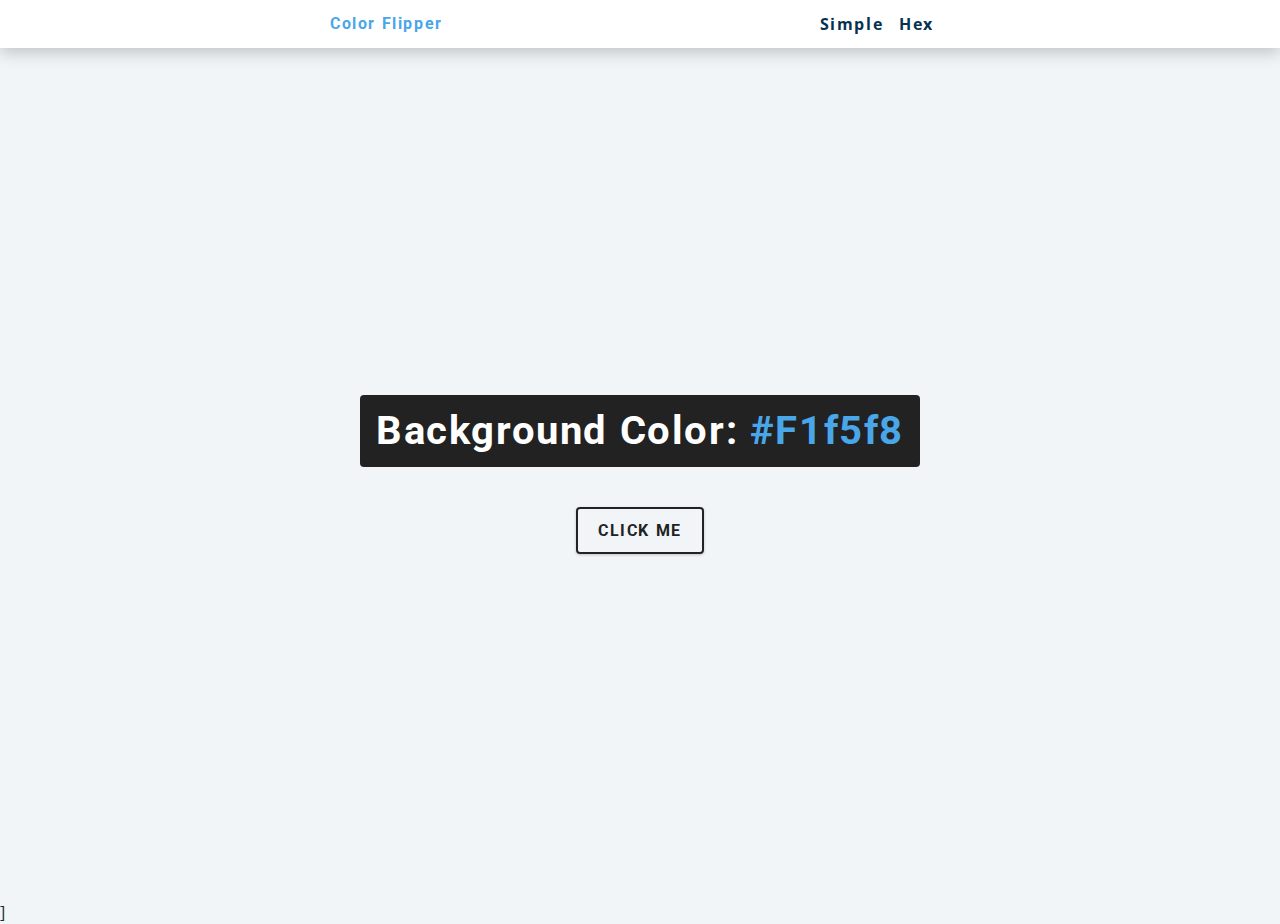
<file: color-flipper/index.html>
<!DOCTYPE html>
<html lang="en">
  <head>
    <meta charset="UTF-8" />
    <meta name="viewport" content="width=device-width, initial-scale=1.0" />
    <title>Color Flipper || Simple</title>

    <!-- styles -->
    <link rel="stylesheet" href="styles.css" />
  </head>
  <body>
    <nav>
      <div class="nav-center">
        <h4>Color Flipper</h4>
        <ul class="nav-links">
          <li>
            <a href="index.html">Simple</a>
          </li>
          <li>
            <a href="hex.html">Hex</a>
          </li>
        </ul>
      </div>
    </nav>
    <main>
      <div class="container">
        <h2>Background color: <span class="color">
           #f1f5f8</span></h2>
        <button class="btn btn-hero" id="btn">click me</button>
      </div>
    </main>
    <!-- javascript -->]
    <script src="app.js"></script>
  </body>
</html>
</file>
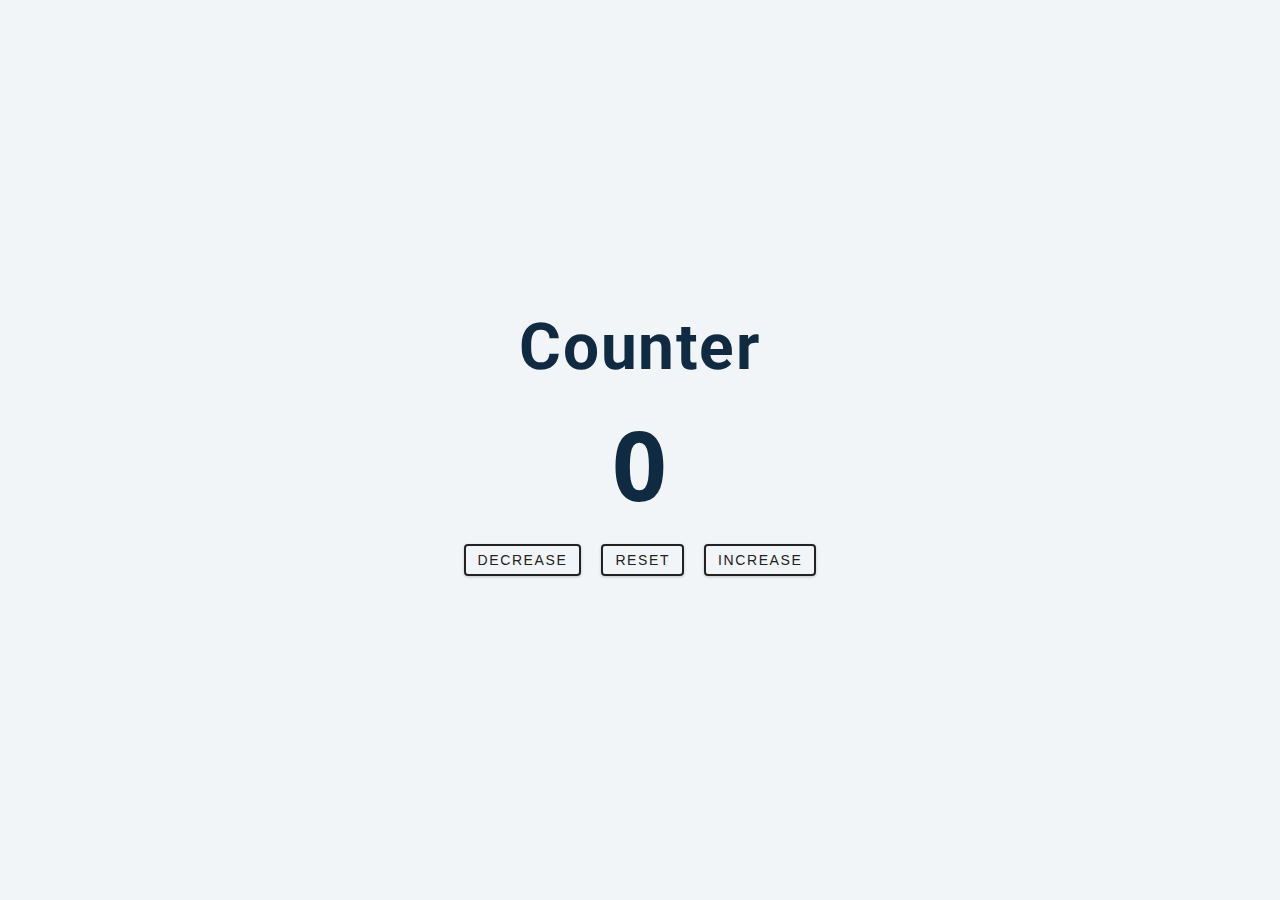
<file: counter/index.html>
<!DOCTYPE html>
<html lang="en">
  <head>
    <meta charset="UTF-8" />
    <meta name="viewport" content="width=device-width, initial-scale=1.0" />
    <title>Counter</title>

    <!-- styles -->
    <link rel="stylesheet" href="styles.css" />
  </head>
  <body>
    <main>
      <div class="container">
        <h1>counter</h1>
        <span id="value">0</span>
        <div class="button-container">
          <button class="btn decrease">Decrease</button>
          <button class="btn reset">Reset</button>
          <button class="btn increase">Increase</button>
        </div>
      </div>
    </main>
    <!-- javascript -->
    <script src="app.js"></script>
  </body>
</html>
</file>
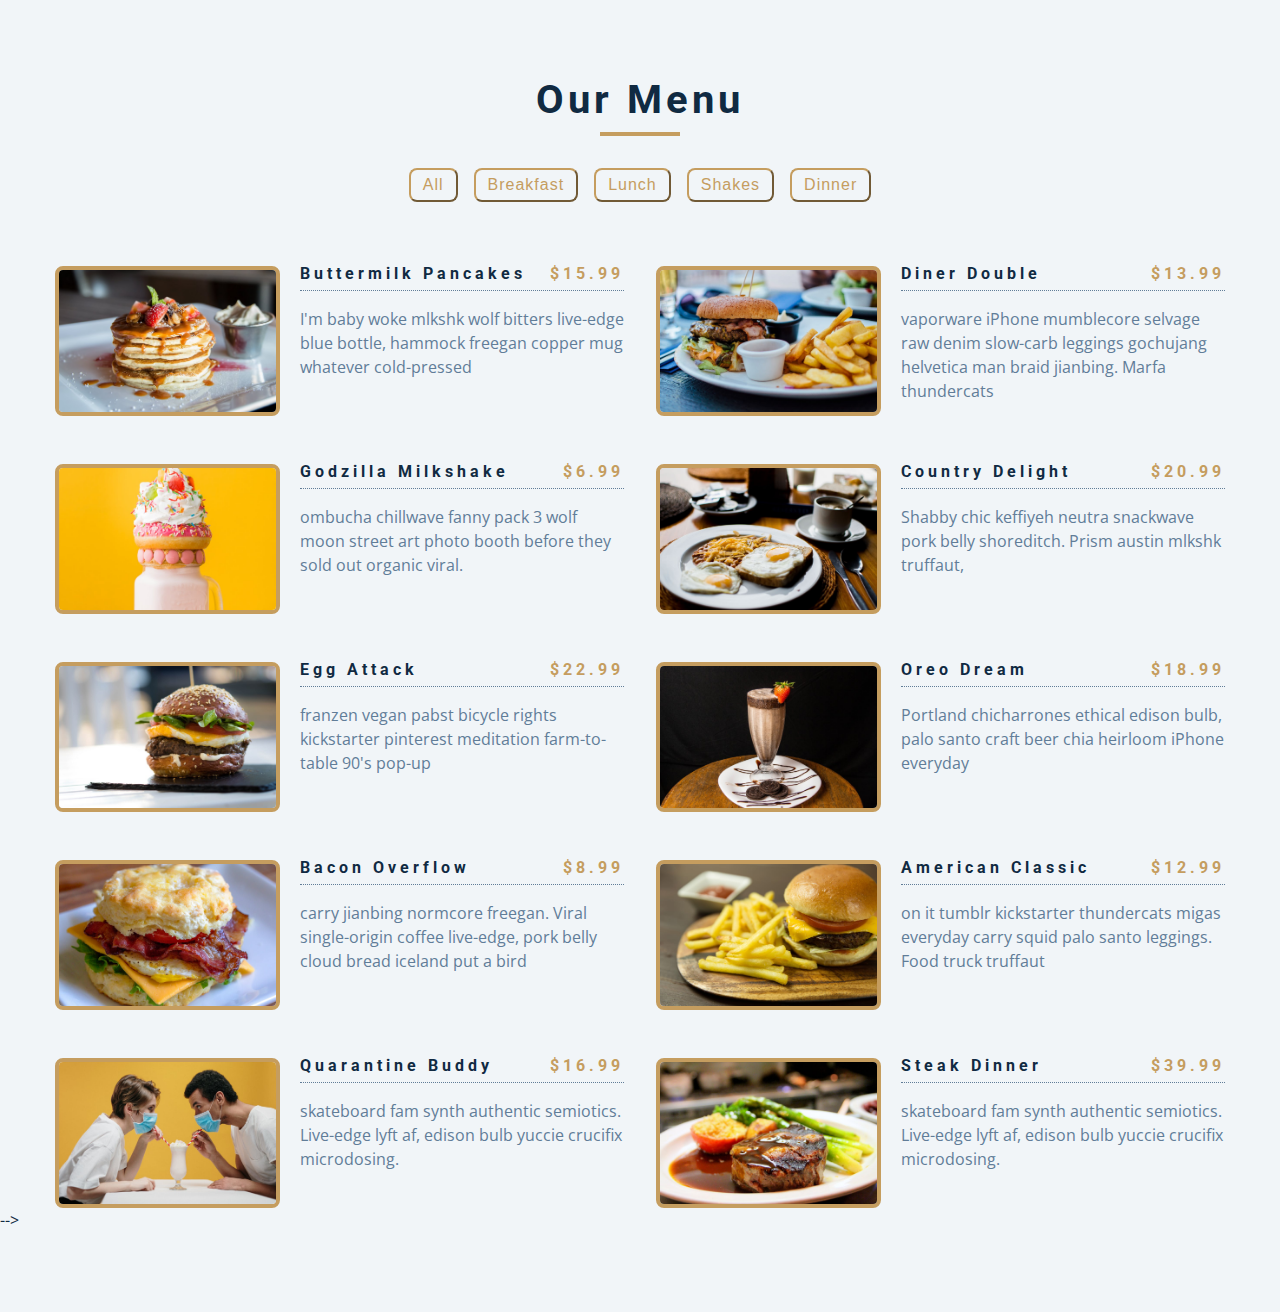
<file: menu project/index.html>
<!DOCTYPE html>
<html lang="en">
  <head>
    <meta charset="UTF-8" />
    <meta name="viewport" content="width=device-width, initial-scale=1.0" />
    <title>Menu</title>
    <!-- font-awesome -->
    <link
      rel="stylesheet"
      href="https://cdnjs.cloudflare.com/ajax/libs/font-awesome/5.14.0/css/all.min.css"
    />
    <!-- styles -->
    <link rel="stylesheet" href="styles.css" />
  </head>
  <body>
    <section class="menu">
      <!-- title -->
      <div class="title">
        <h2>our menu</h2>
        <div class="underline"></div>
      </div>
      <!-- filter buttons -->
      <div class="btn-container">
        <!-- <button type="button" class="filter-btn" data-id="all">all</button>
        <button type="button" class="filter-btn" data-id="breakfast">
          breakfast
        </button>
        <button type="button" class="filter-btn" data-id="lunch">lunch</button>
        <button type="button" class="filter-btn" data-id="shakes">
          shakes
        </button> -->
      </div>
      <!-- menu items -->
      <div class="section-center">
        <!-- single item -->
        <article class="menu-item">
          <img src="./menu-item.jpeg" alt="menu item" class="photo" />
          <div class="item-info">
            <header>
              <h4>buttermilk pancakes</h4>
              <h4 class="price">$15</h4>
            </header>
            <p class="item-text">
              Lorem ipsum dolor sit amet consectetur adipisicing elit.
              Repudiandae, sint quam. Et reprehenderit fugiat nesciunt inventore
              laboriosam excepturi! Quo, officia.
            </p>
          </div>
        </article>
        <!-- end of single item -->
        <!-- single item -->
        <article class="menu-item">
          <img src="./menu-item.jpeg" alt="menu item" class="photo" />
          <div class="item-info">
            <header>
              <h4>buttermilk pancakes</h4>
              <h4 class="price">$15</h4>
            </header>
            <p class="item-text">
              Lorem ipsum dolor sit amet consectetur adipisicing elit.
              Repudiandae, sint quam. Et reprehenderit fugiat nesciunt inventore
              laboriosam excepturi! Quo, officia.
            </p>
          </div>
        </article>
        <!-- end of single item -->
        <!-- single item -->
        <article class="menu-item">
          <img src="./menu-item.jpeg" alt="menu item" class="photo" />
          <div class="item-info">
            <header>
              <h4>buttermilk pancakes</h4>
              <h4 class="price">$15</h4>
            </header>
            <p class="item-text">
              Lorem ipsum dolor sit amet consectetur adipisicing elit.
              Repudiandae, sint quam. Et reprehenderit fugiat nesciunt inventore
              laboriosam excepturi! Quo, officia.
            </p>
          </div>
        </article>
        <!-- end of single item -->
      </div> -->
    </section>
    <!-- javascript -->
    <script src="app.js"></script>
  </body>
</html>
</file>
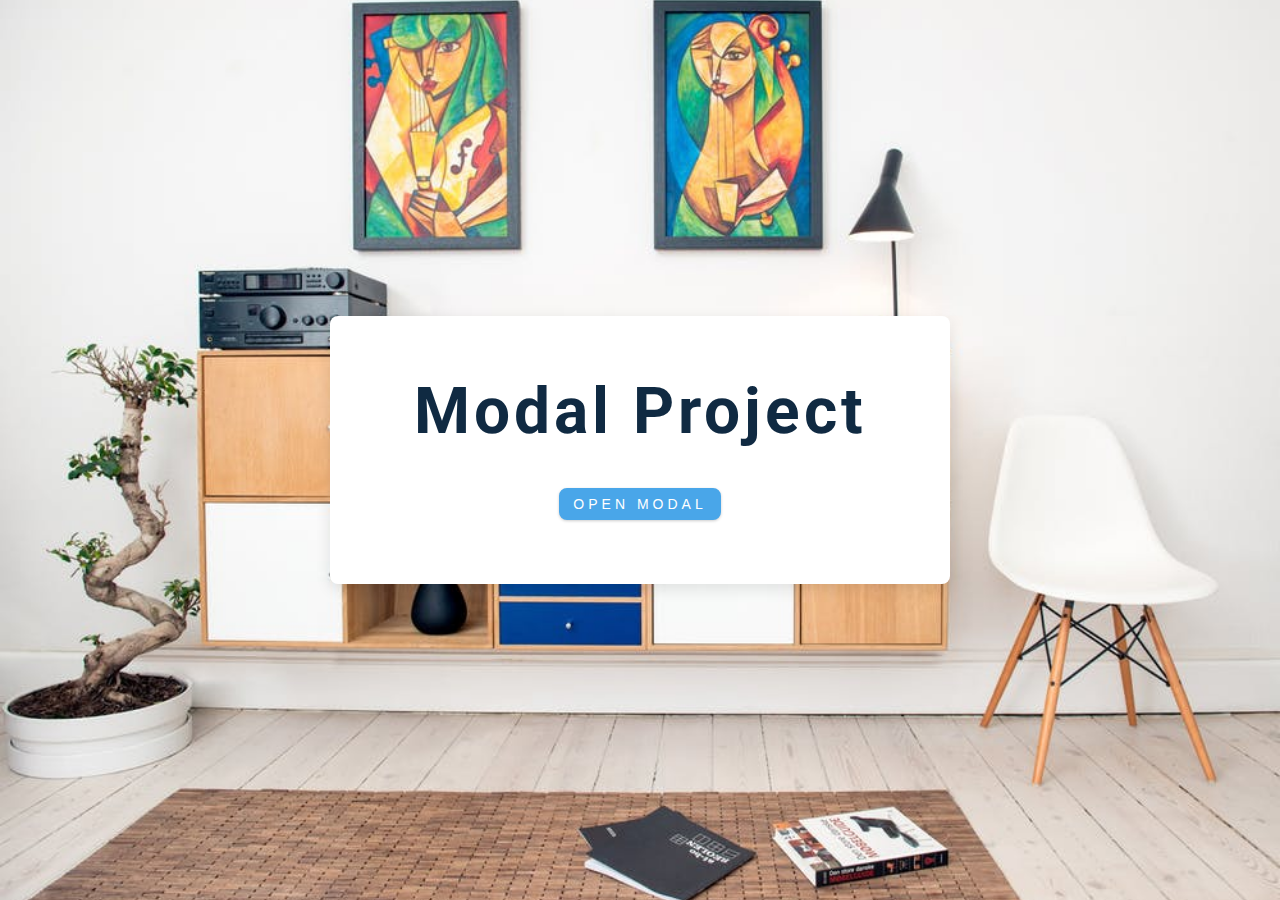
<file: modal project/index.html>
<!DOCTYPE html>
<html lang="en">
  <head>
    <meta charset="UTF-8" />
    <meta name="viewport" content="width=device-width, initial-scale=1.0" />
    <title>Modal</title>
    <!-- font-awesome -->
    <link
      rel="stylesheet"
      href="https://cdnjs.cloudflare.com/ajax/libs/font-awesome/5.14.0/css/all.min.css"
    />
    <!-- styles -->
    <link rel="stylesheet" href="styles.css" />
  </head>
  <body>
    <!-- hero -->
    <header class="hero">
      <div class="banner">
        <h1>Modal Project</h1>
        <button class="btn modal-btn">
          open modal
        </button>
      </div>
    </header>
    <div class="modal-overlay">
      <div class="modal-container">
       <h3>modal content</h3>
       <button class="close-btn">
         <i class="fas fa-times"></i>
       </button> 
      </div>
    </div>
    <!-- end of hero -->
    <!-- javascript -->
    <script src="app.js"></script>
  </body>
</html>
</file>
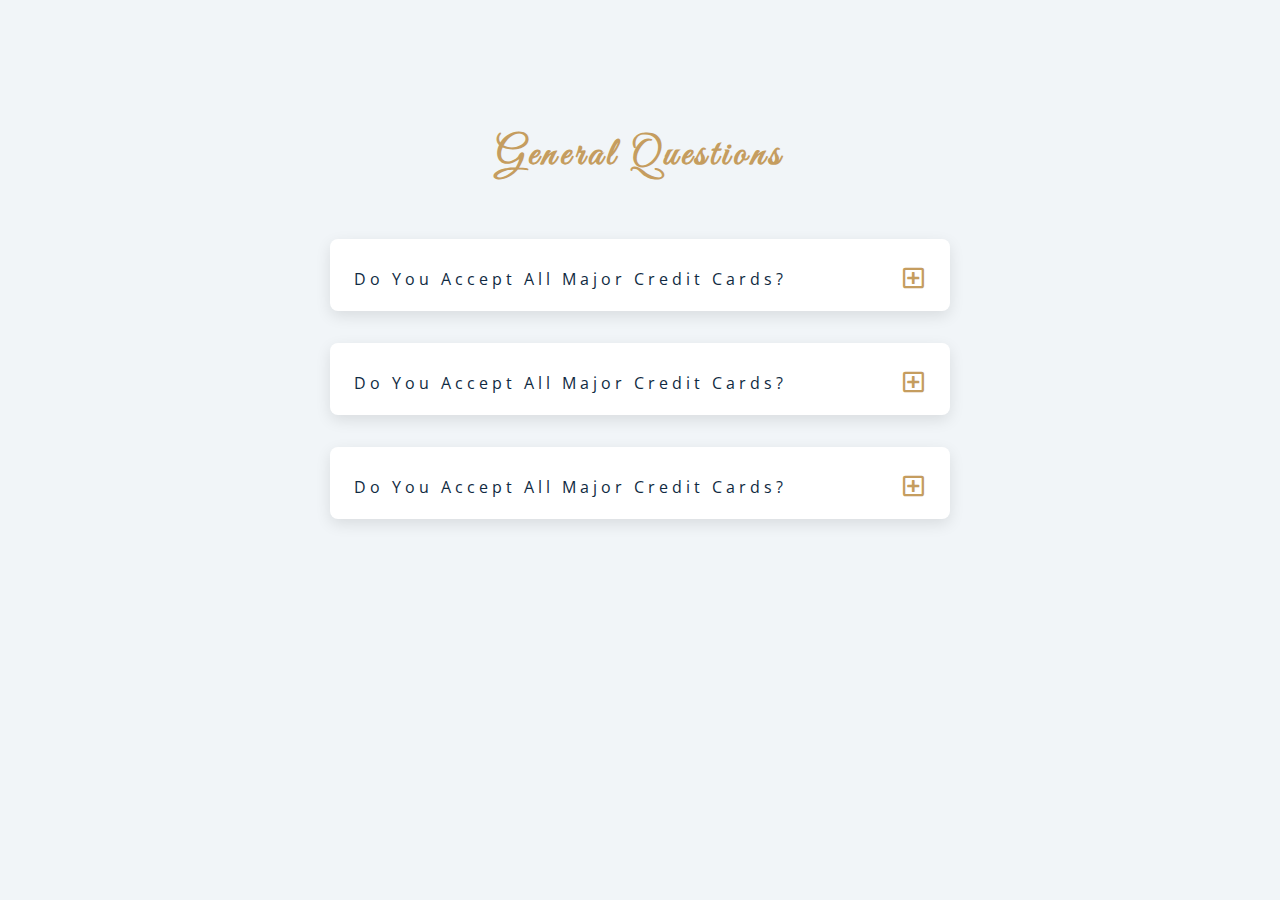
<file: Questions project/index.html>
<!DOCTYPE html>
<html lang="en">
  <head>
    <meta charset="UTF-8" />
    <meta name="viewport" content="width=device-width, initial-scale=1.0" />
    <title>Q & A</title>
    <!-- font-awesome -->
    <link
      rel="stylesheet"
      href="https://cdnjs.cloudflare.com/ajax/libs/font-awesome/5.14.0/css/all.min.css"
    />
    <!-- extra fonts -->
    <link
      href="https://fonts.googleapis.com/css?family=Great+Vibes&display=swap"
      rel="stylesheet"
    />
    <!-- styles -->
    <link rel="stylesheet" href="styles.css" />
  </head>
  <body>
    <section class="questions">
      <!-- title -->
      <div class="title">
        <h2>general questions</h2>
      </div>
      <!-- question -->
      <div class="section-center">
        <!-- single question -->
        <article class="question">
          <!-- Question title -->
          <div class="question-title">
            <p>Do you accept all major credit cards?</p>
            <button type="button" class="question-btn">
              <span class="plus-icon">
                <i class="far fa-plus-square"></i>
              </span>
              <span class="minus-icon">
                <i class="far fa-minus-square"></i>
              </span>
            </button>
          </div>
          <!-- question text -->
          <div class="question-text">
            <p>Lorem ipsum dolor sit, amet consectetur adipisicing
               elit. Tempora cum nulla laboriosam error atque optio
                architecto maxime eius velit officia! </p>
          </div>
        </article>
        <!-- end of single question -->
        
        <!-- Question two -->
        <!-- single question -->
        <article class="question">
          <!-- Question title -->
          <div class="question-title">
            <p>Do you accept all major credit cards?</p>
            <button type="button" class="question-btn">
              <span class="plus-icon">
                <i class="far fa-plus-square"></i>
              </span>
              <span class="minus-icon">
                <i class="far fa-minus-square"></i>
              </span>
            </button>
          </div>
          <!-- question text -->
          <div class="question-text">
            <p>Lorem ipsum dolor sit, amet consectetur adipisicing
               elit. Tempora cum nulla laboriosam error atque optio
                architecto maxime eius velit officia! </p>
          </div>
        </article>
        <!-- end of single question -->
        <!-- end of question two -->
        <!-- question three -->
        <!-- single question -->
        <article class="question">
          <!-- Question title -->
          <div class="question-title">
            <p>Do you accept all major credit cards?</p>
            <button type="button" class="question-btn">
              <span class="plus-icon">
                <i class="far fa-plus-square"></i>
              </span>
              <span class="minus-icon">
                <i class="far fa-minus-square"></i>
              </span>
            </button>
          </div>
          <!-- question text -->
          <div class="question-text">
            <p>Lorem ipsum dolor sit, amet consectetur adipisicing
               elit. Tempora cum nulla laboriosam error atque optio
                architecto maxime eius velit officia! </p>
          </div>
        </article>
        <!-- end of single question -->
        <!-- end of question three -->
      </div>
    </section>
    <!-- javascript -->
    <script src="app.js"></script>
  </body>
</html>
</file>
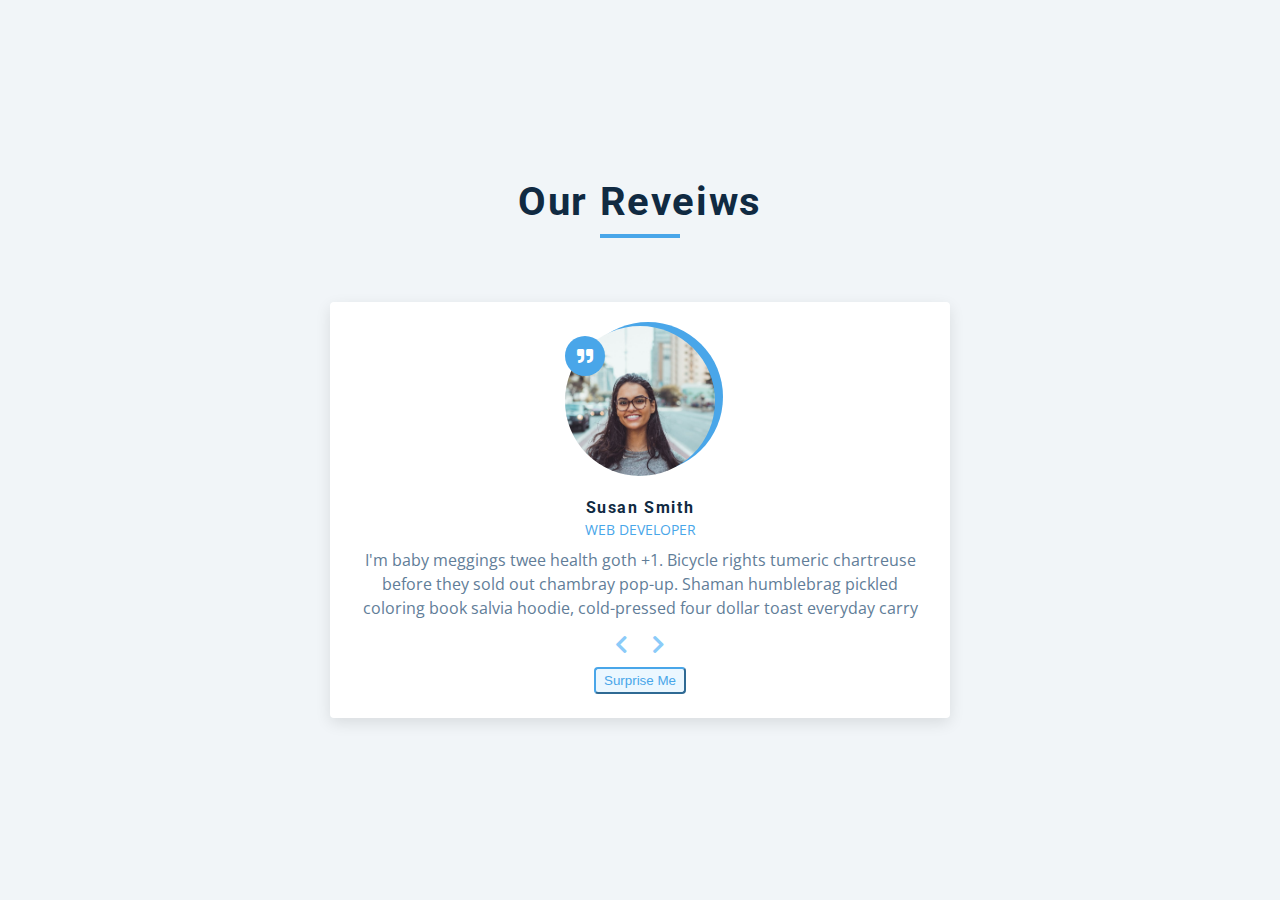
<file: Reveiws/index.html>
<!DOCTYPE html>
<html lang="en">
  <head>
    <meta charset="UTF-8" />
    <meta name="viewport" content="width=device-width, initial-scale=1.0" />
    <title>Starter</title>
    <!-- font-awesome -->
    <link
      rel="stylesheet"
      href="https://cdnjs.cloudflare.com/ajax/libs/font-awesome/5.14.0/css/all.min.css"
    />

    <!-- styles -->
    <link rel="stylesheet" href="styles.css" />
  </head>
  <body>
    <main>
      <section class="container">
        <!-- Title -->
        <div class="title">
          <h2>Our Reveiws</h2>
          <div class="underline"></div>
        </div>
        <!-- Reveiw -->
        <article class="review">
          <div class="img-container">
            <img src="./person-1.jpeg" id="person-img" alt="">
          </div>
          <h4 id="author">Sara Jones</h4>
          <p id="job">UX designer</p>
          <p id="info">
            Lorem ipsum, dolor sit amet consectetur adipisicing elit.
            Nobis et qui fugit temporibus ea rem quae dignissimos quam
            quia a?
          </p>
          <!-- previous and next button -->
          <div class="button-container">
            <button class="btn prev-btn">
              <i class="fas fa-chevron-left"></i>
            </button>
            <button class="btn next-btn">
              <i class="fas fa-chevron-right"></i>
            </button>
          </div>
          <!-- Randon Button -->
            <button class="btn random-btn">Surprise me</button>
        </article>
      </section>
    </main>
    <!-- javascript -->
    <script src="app1.js"></script>
  </body>
</html>
</file>
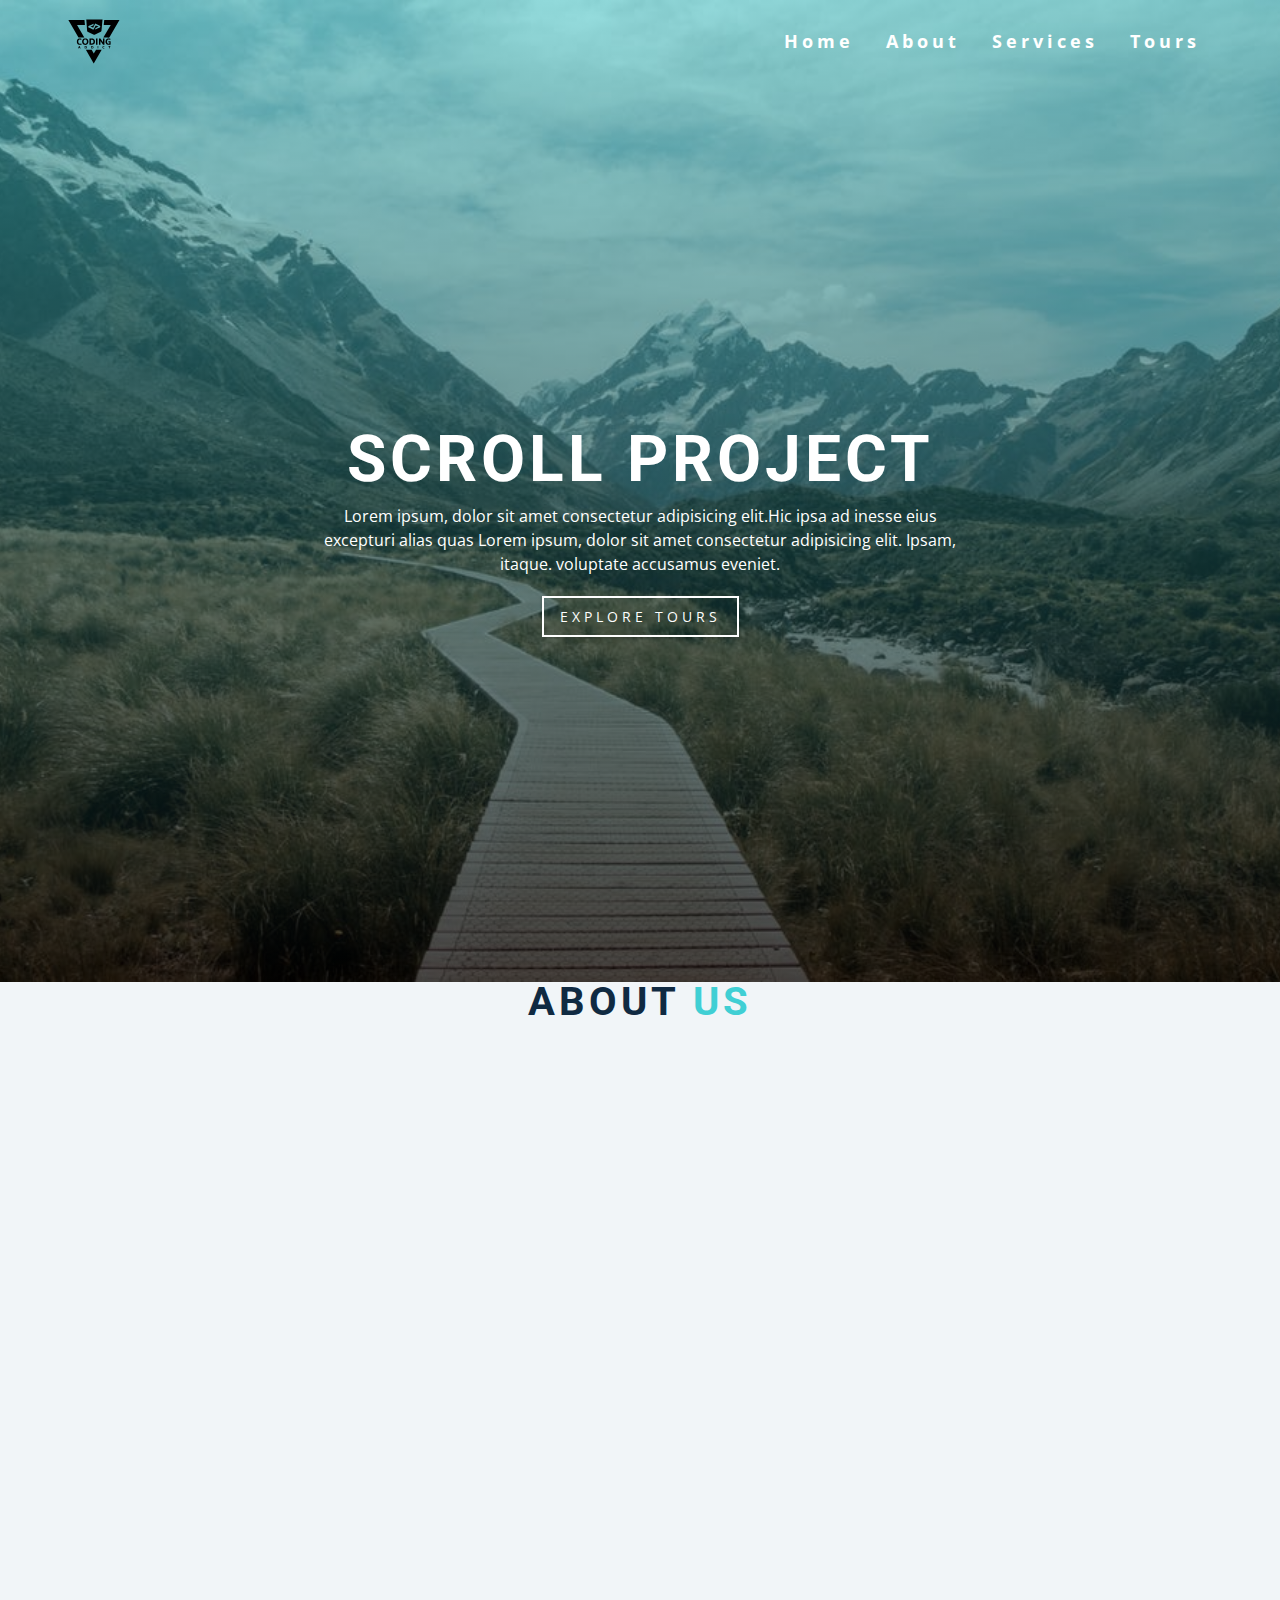
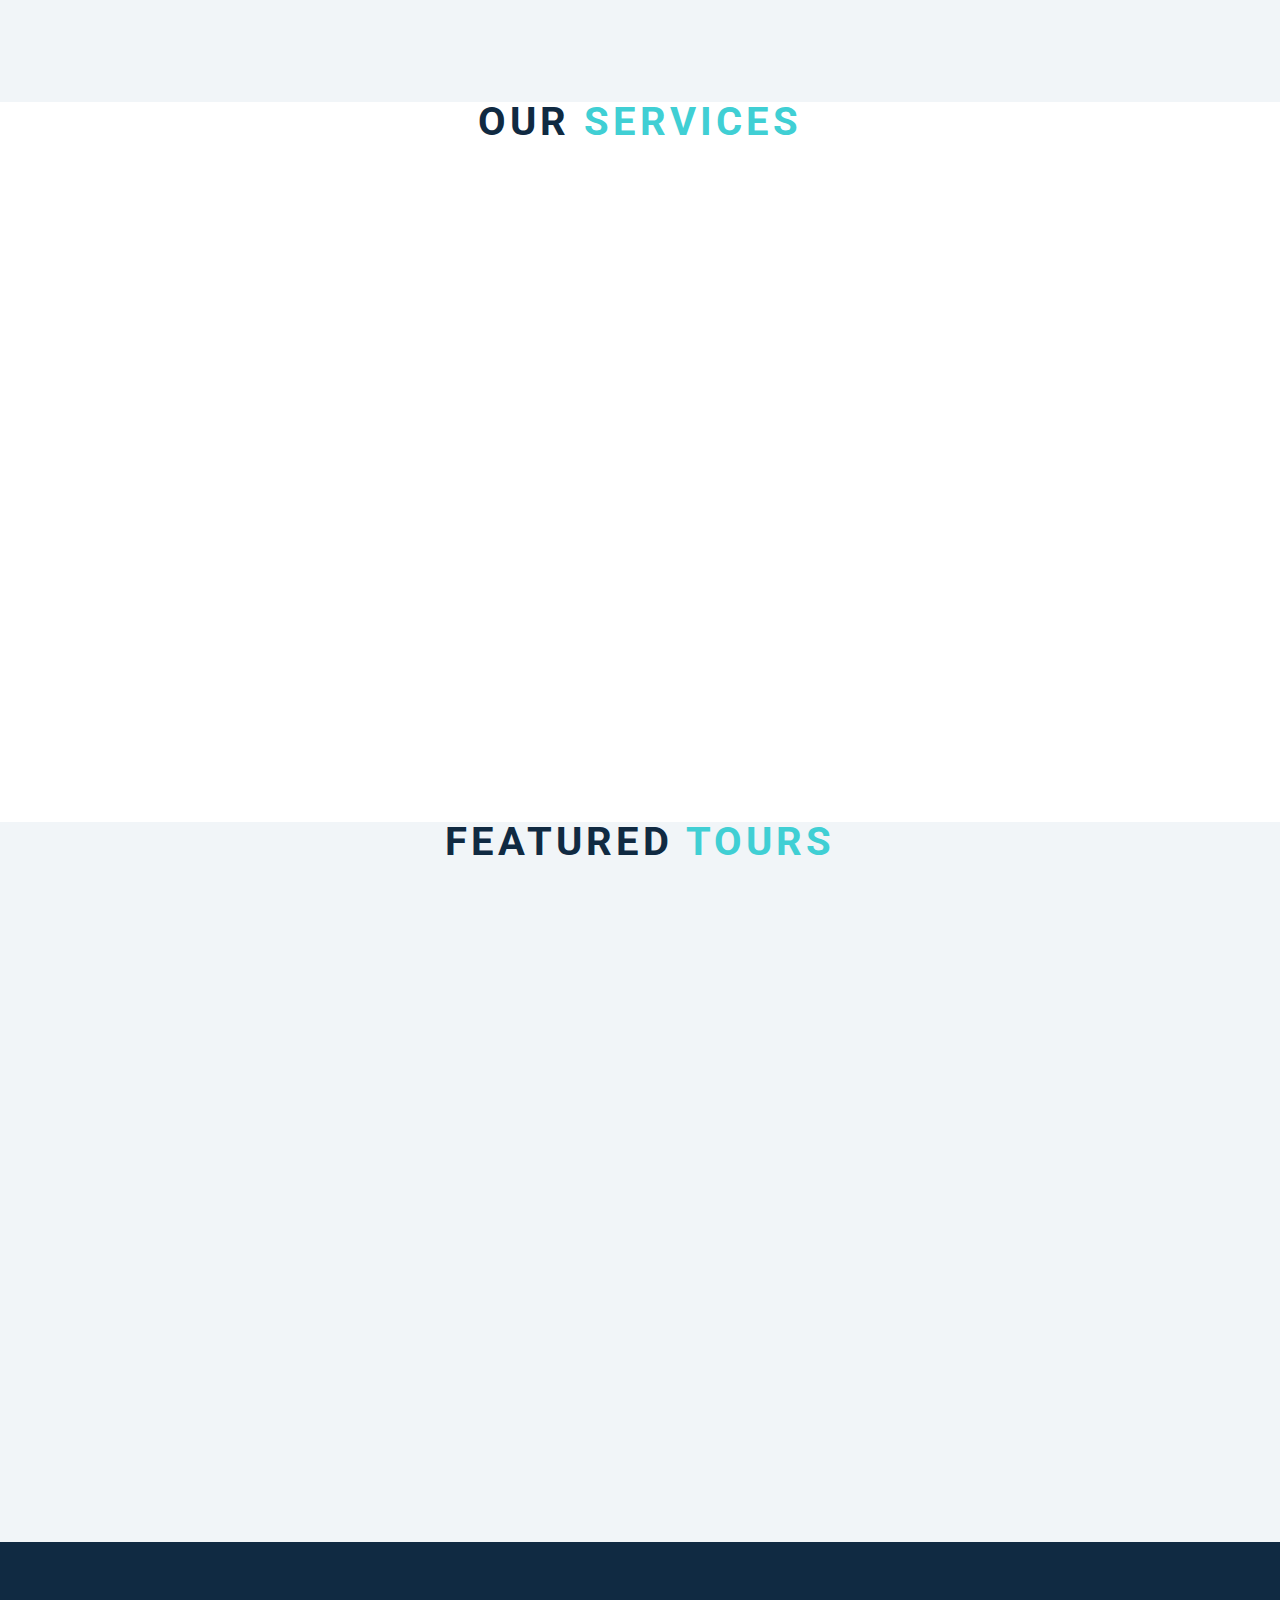
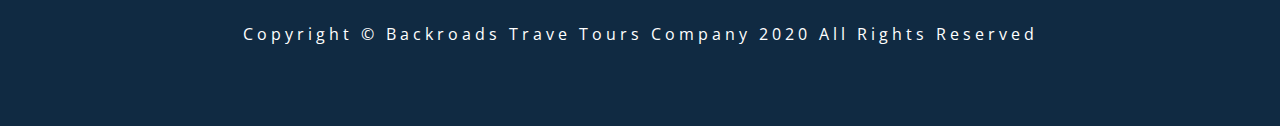
<file: scroll project/index.html>
<!DOCTYPE html>
<html lang="en">
  <head>
    <meta charset="UTF-8" />
    <meta name="viewport" content="width=device-width, initial-scale=1.0" />
    <title>Scroll</title>
    <!-- font-awesome -->
    <link
      rel="stylesheet"
      href="https://cdnjs.cloudflare.com/ajax/libs/font-awesome/5.14.0/css/all.min.css"
    />
    <!-- styles -->
    <link rel="stylesheet" href="styles.css" />
  </head>
  <body>
    <!-- header -->
    <header id="home">
    <!-- nav-bar -->
      <nav id="nav">
        <div class="nav-center">
          <!-- nav-header -->
          <div class="nav-header">
            <img src="./logo.svg" alt="logo" class="logo">
            <button class="nav-toggle">
              <i class="fas fa-bars"></i>
            </button>
          </div>
          <!-- links -->
          <div class="links-container">
            <ul class="links">
              <li>
                <a href="#home" class="scroll-link">home</a>
              </li>
              <li>
                <a href="#about" class="scroll-link">about</a>
              </li>
              <li>
                <a href="#services" class="scroll-link">services</a>
              </li>
              <li>
                <a href="#tours" class="scroll-link">tours</a>
              </li>
            </ul>          
          </div>
        </div>
      </nav>
      <!-- banner -->
      <div class="banner">
        <div class="container">
          <h1>scroll project</h1>
          <p>Lorem ipsum, dolor sit amet consectetur adipisicing
             elit.Hic ipsa ad inesse eius excepturi alias quas Lorem 
             ipsum, dolor sit amet consectetur adipisicing elit. Ipsam,
             itaque. voluptate accusamus eveniet.</p>
          <a href="#tours" class="scroll-link btn btn-white">Explore tours</a>
        </div>
      </div>
    </header>
    <!-- about -->
    <section id="about" class="section">
      <div class="title">
        <h2>About <span>Us</span></h2>
      </div>
    </section>
    <!-- services -->
    <section id="services" class="section">
      <div class="title">
        <h2>Our <span>Services</span></h2>
      </div>
    </section>
    <!-- tours -->
    <section id="tours" class="section">
      <div class="title">
        <h2>Featured <span>tours</span></h2>
      </div>
    </section>
    <!-- Footer -->
    <footer class="section">
      <p>
        copyright &copy backroads trave tours company <span class="date">2020</span>
        all rights reserved
      </p>
    </footer>
     <!-- Back to top -->
     <a href="#home" class="scroll-link top-link">
       <i class="fas fa-arrow-up"></i>
     </a>
    <!-- javascript -->
    <script src="app.js"></script>
  </body>
</html>
</file>
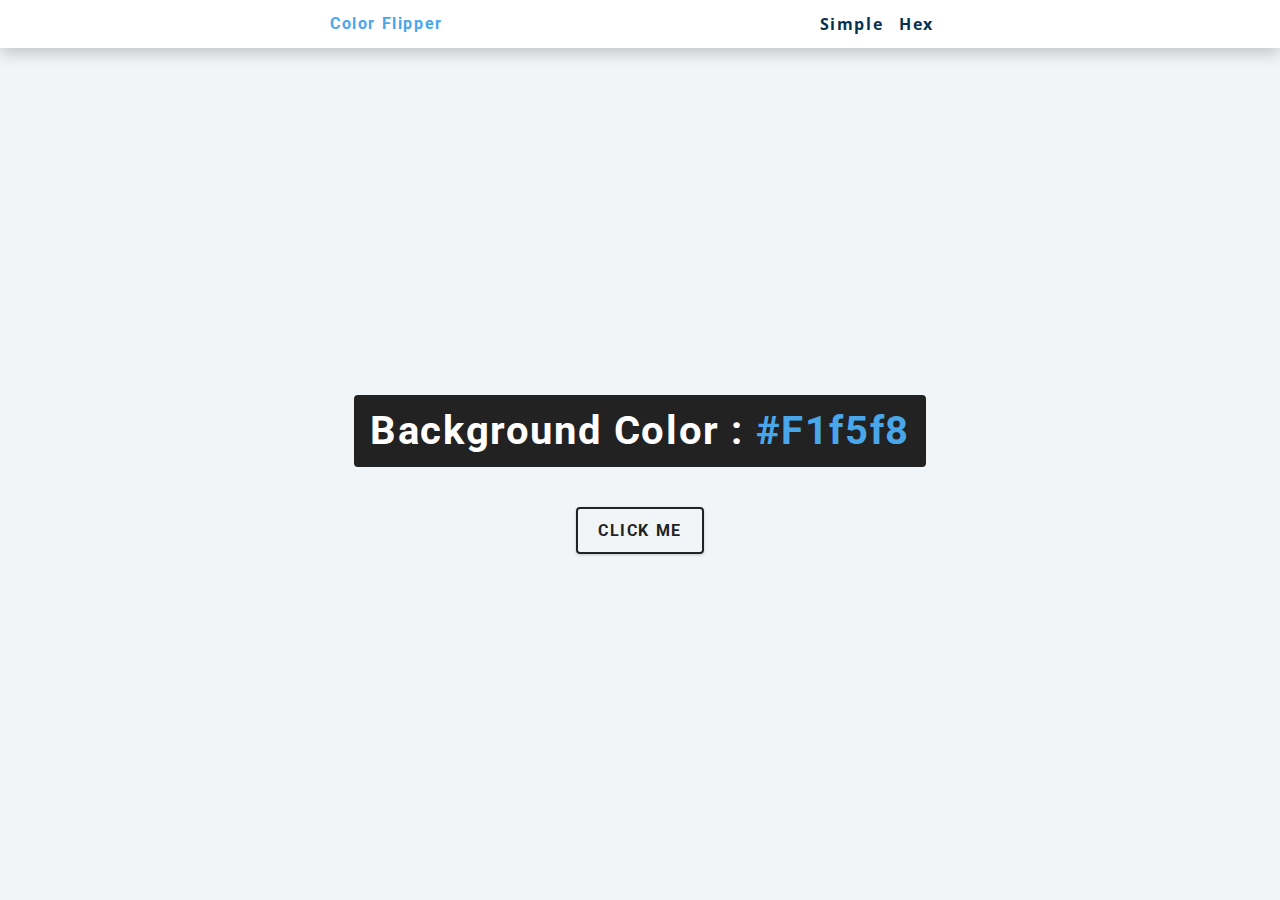
<file: color-flipper/hex.html>
<!DOCTYPE html>
<html lang="en">
  <head>
    <meta charset="UTF-8" />
    <meta name="viewport" content="width=device-width, initial-scale=1.0" />
    <title>
      Color Flipper || Simple
    </title>

    <!-- styles -->
    <link rel="stylesheet" href="styles.css" />
  </head>

  <body>
    <nav>
      <div class="nav-center">
        <h4>color flipper </h4>
        <ul class="nav-links">
          <li><a href="index.html">simple</a></li>
          <li><a href="hex.html">hex</a></li>
        </ul>
      </div>
    </nav>
    <main>
      <div class="container">
        <h2>background color : <span class="color">#f1f5f8</span></h2>
        <button class="btn btn-hero" id="btn">click me</button>
      </div>
    </main>
    <!-- javascript -->
    <script src="hex.js"></script>
  </body>
</html>
</file>
<file: color-flipper/styles.css>
/*
=============== 
Fonts
===============
*/
@import url("https://fonts.googleapis.com/css?family=Open+Sans|Roboto:400,700&display=swap");

/*
=============== 
Variables
===============
*/

:root {
  /* dark shades of primary color*/
  --clr-primary-1: hsl(205, 86%, 17%);
  --clr-primary-2: hsl(205, 77%, 27%);
  --clr-primary-3: hsl(205, 72%, 37%);
  --clr-primary-4: hsl(205, 63%, 48%);
  /* primary/main color */
  --clr-primary-5: hsl(205, 78%, 60%);
  /* lighter shades of primary color */
  --clr-primary-6: hsl(205, 89%, 70%);
  --clr-primary-7: hsl(205, 90%, 76%);
  --clr-primary-8: hsl(205, 86%, 81%);
  --clr-primary-9: hsl(205, 90%, 88%);
  --clr-primary-10: hsl(205, 100%, 96%);
  /* darkest grey - used for headings */
  --clr-grey-1: hsl(209, 61%, 16%);
  --clr-grey-2: hsl(211, 39%, 23%);
  --clr-grey-3: hsl(209, 34%, 30%);
  --clr-grey-4: hsl(209, 28%, 39%);
  /* grey used for paragraphs */
  --clr-grey-5: hsl(210, 22%, 49%);
  --clr-grey-6: hsl(209, 23%, 60%);
  --clr-grey-7: hsl(211, 27%, 70%);
  --clr-grey-8: hsl(210, 31%, 80%);
  --clr-grey-9: hsl(212, 33%, 89%);
  --clr-grey-10: hsl(210, 36%, 96%);
  --clr-white: #fff;
  --clr-red-dark: hsl(360, 67%, 44%);
  --clr-red-light: hsl(360, 71%, 66%);
  --clr-green-dark: hsl(125, 67%, 44%);
  --clr-green-light: hsl(125, 71%, 66%);
  --clr-black: #222;
  --ff-primary: "Roboto", sans-serif;
  --ff-secondary: "Open Sans", sans-serif;
  --transition: all 0.3s linear;
  --spacing: 0.1rem;
  --radius: 0.25rem;
  --light-shadow: 0 5px 15px rgba(0, 0, 0, 0.1);
  --dark-shadow: 0 5px 15px rgba(0, 0, 0, 0.2);
  --max-width: 1170px;
  --fixed-width: 620px;
}
/*
=============== 
Global Styles
===============
*/

*,
::after,
::before {
  margin: 0;
  padding: 0;
  box-sizing: border-box;
}
body {
  font-family: var(--ff-secondary);
  background: var(--clr-grey-10);
  color: var(--clr-grey-1);
  line-height: 1.5;
  font-size: 0.875rem;
}
ul {
  list-style-type: none;
}
a {
  text-decoration: none;
}
h1,
h2,
h3,
h4 {
  letter-spacing: var(--spacing);
  text-transform: capitalize;
  line-height: 1.25;
  margin-bottom: 0.75rem;
  font-family: var(--ff-primary);
}
h1 {
  font-size: 3rem;
}
h2 {
  font-size: 2rem;
}
h3 {
  font-size: 1.25rem;
}
h4 {
  font-size: 0.875rem;
}
p {
  margin-bottom: 1.25rem;
  color: var(--clr-grey-5);
}
@media screen and (min-width: 800px) {
  h1 {
    font-size: 4rem;
  }
  h2 {
    font-size: 2.5rem;
  }
  h3 {
    font-size: 1.75rem;
  }
  h4 {
    font-size: 1rem;
  }
  body {
    font-size: 1rem;
  }
  h1,
  h2,
  h3,
  h4 {
    line-height: 1;
  }
}
/*  global classes */

/* section */
.section {
  padding: 5rem 0;
}

.section-center {
  width: 90vw;
  margin: 0 auto;
  max-width: 1170px;
}
@media screen and (min-width: 992px) {
  .section-center {
    width: 95vw;
  }
}
main {
  min-height: 100vh;
  display: grid;
  place-items: center;
}

/*
=============== 
Nav
===============
*/
nav {
  background: var(--clr-white);
  height: 3rem;
  display: grid;
  align-items: center;
  box-shadow: var(--dark-shadow);
}
.nav-center {
  width: 90vw;
  max-width: var(--fixed-width);
  margin: 0 auto;
  display: flex;
  align-items: center;
  justify-content: space-between;
}
.nav-center h4 {
  margin-bottom: 0;
  color: var(--clr-primary-5);
}
.nav-links {
  display: flex;
}
nav a {
  text-transform: capitalize;
  font-weight: 700;
  font-size: 1rem;
  color: var(--clr-primary-1);
  letter-spacing: var(--spacing);
  margin-right: 1rem;
}
nav a:hover {
  color: var(--clr-primary-5);
}
/*
=============== 
Container
===============
*/
main {
  min-height: calc(100vh - 3rem);
  display: grid;
  place-items: center;
}
.container {
  text-align: center;
}
.container h2 {
  background: var(--clr-black);
  color: var(--clr-white);
  padding: 1rem;
  border-radius: var(--radius);
  margin-bottom: 2.5rem;
}
.color {
  color: var(--clr-primary-5);
}
.btn-hero {
  font-family: var(--ff-primary);
  text-transform: uppercase;
  background: transparent;
  color: var(--clr-black);
  letter-spacing: var(--spacing);
  display: inline-block;
  font-weight: 700;
  transition: var(--transition);
  border: 2px solid var(--clr-black);
  cursor: pointer;
  box-shadow: 0 1px 3px rgba(0, 0, 0, 0.2);
  border-radius: var(--radius);
  font-size: 1rem;
  padding: 0.75rem 1.25rem;
}
.btn-hero:hover {
  color: var(--clr-white);
  background: var(--clr-black);
}
</file>
<file: counter/styles.css>
/*
=============== 
Fonts
===============
*/
@import url("https://fonts.googleapis.com/css?family=Open+Sans|Roboto:400,700&display=swap");

/*
=============== 
Variables
===============
*/

:root {
  /* dark shades of primary color*/
  --clr-primary-1: hsl(205, 86%, 17%);
  --clr-primary-2: hsl(205, 77%, 27%);
  --clr-primary-3: hsl(205, 72%, 37%);
  --clr-primary-4: hsl(205, 63%, 48%);
  /* primary/main color */
  --clr-primary-5: hsl(205, 78%, 60%);
  /* lighter shades of primary color */
  --clr-primary-6: hsl(205, 89%, 70%);
  --clr-primary-7: hsl(205, 90%, 76%);
  --clr-primary-8: hsl(205, 86%, 81%);
  --clr-primary-9: hsl(205, 90%, 88%);
  --clr-primary-10: hsl(205, 100%, 96%);
  /* darkest grey - used for headings */
  --clr-grey-1: hsl(209, 61%, 16%);
  --clr-grey-2: hsl(211, 39%, 23%);
  --clr-grey-3: hsl(209, 34%, 30%);
  --clr-grey-4: hsl(209, 28%, 39%);
  /* grey used for paragraphs */
  --clr-grey-5: hsl(210, 22%, 49%);
  --clr-grey-6: hsl(209, 23%, 60%);
  --clr-grey-7: hsl(211, 27%, 70%);
  --clr-grey-8: hsl(210, 31%, 80%);
  --clr-grey-9: hsl(212, 33%, 89%);
  --clr-grey-10: hsl(210, 36%, 96%);
  --clr-white: #fff;
  --clr-red-dark: hsl(360, 67%, 44%);
  --clr-red-light: hsl(360, 71%, 66%);
  --clr-green-dark: hsl(125, 67%, 44%);
  --clr-green-light: hsl(125, 71%, 66%);
  --clr-black: #222;
  --ff-primary: "Roboto", sans-serif;
  --ff-secondary: "Open Sans", sans-serif;
  --transition: all 0.3s linear;
  --spacing: 0.1rem;
  --radius: 0.25rem;
  --light-shadow: 0 5px 15px rgba(0, 0, 0, 0.1);
  --dark-shadow: 0 5px 15px rgba(0, 0, 0, 0.2);
  --max-width: 1170px;
  --fixed-width: 620px;
}
/*
=============== 
Global Styles
===============
*/

*,
::after,
::before {
  margin: 0;
  padding: 0;
  box-sizing: border-box;
}
body {
  font-family: var(--ff-secondary);
  background: var(--clr-grey-10);
  color: var(--clr-grey-1);
  line-height: 1.5;
  font-size: 0.875rem;
}
ul {
  list-style-type: none;
}
a {
  text-decoration: none;
}
h1,
h2,
h3,
h4 {
  letter-spacing: var(--spacing);
  text-transform: capitalize;
  line-height: 1.25;
  margin-bottom: 0.75rem;
  font-family: var(--ff-primary);
}
h1 {
  font-size: 3rem;
}
h2 {
  font-size: 2rem;
}
h3 {
  font-size: 1.25rem;
}
h4 {
  font-size: 0.875rem;
}
p {
  margin-bottom: 1.25rem;
  color: var(--clr-grey-5);
}
@media screen and (min-width: 800px) {
  h1 {
    font-size: 4rem;
  }
  h2 {
    font-size: 2.5rem;
  }
  h3 {
    font-size: 1.75rem;
  }
  h4 {
    font-size: 1rem;
  }
  body {
    font-size: 1rem;
  }
  h1,
  h2,
  h3,
  h4 {
    line-height: 1;
  }
}
/*  global classes */

/* section */
.section {
  padding: 5rem 0;
}

.section-center {
  width: 90vw;
  margin: 0 auto;
  max-width: 1170px;
}
@media screen and (min-width: 992px) {
  .section-center {
    width: 95vw;
  }
}
main {
  min-height: 100vh;
  display: grid;
  place-items: center;
}

/*
=============== 
Counter
===============
*/

main {
  min-height: 100vh;
  display: grid;
  place-items: center;
}
.container {
  text-align: center;
}
#value {
  font-size: 6rem;
  font-weight: bold;
}
.btn {
  text-transform: uppercase;
  background: transparent;
  color: var(--clr-black);
  padding: 0.375rem 0.75rem;
  letter-spacing: var(--spacing);
  display: inline-block;
  transition: var(--transition);
  font-size: 0.875rem;
  border: 2px solid var(--clr-black);
  cursor: pointer;
  box-shadow: 0 1px 3px rgba(0, 0, 0, 0.2);
  border-radius: var(--radius);
  margin: 0.5rem;
}
.btn:hover {
  color: var(--clr-white);
  background: var(--clr-black);
}
</file>
<file: menu project/styles.css>
/*
=============== 
Fonts
===============
*/
@import url("https://fonts.googleapis.com/css?family=Open+Sans|Roboto:400,700&display=swap");

/*
=============== 
Variables
===============
*/

:root {
  /* dark shades of primary color*/
  --clr-primary-1: hsl(205, 86%, 17%);
  --clr-primary-2: hsl(205, 77%, 27%);
  --clr-primary-3: hsl(205, 72%, 37%);
  --clr-primary-4: hsl(205, 63%, 48%);
  /* primary/main color */
  --clr-primary-5: #49a6e9;
  /* lighter shades of primary color */
  --clr-primary-6: hsl(205, 89%, 70%);
  --clr-primary-7: hsl(205, 90%, 76%);
  --clr-primary-8: hsl(205, 86%, 81%);
  --clr-primary-9: hsl(205, 90%, 88%);
  --clr-primary-10: hsl(205, 100%, 96%);
  /* darkest grey - used for headings */
  --clr-grey-1: hsl(209, 61%, 16%);
  --clr-grey-2: hsl(211, 39%, 23%);
  --clr-grey-3: hsl(209, 34%, 30%);
  --clr-grey-4: hsl(209, 28%, 39%);
  /* grey used for paragraphs */
  --clr-grey-5: hsl(210, 22%, 49%);
  --clr-grey-6: hsl(209, 23%, 60%);
  --clr-grey-7: hsl(211, 27%, 70%);
  --clr-grey-8: hsl(210, 31%, 80%);
  --clr-grey-9: hsl(212, 33%, 89%);
  --clr-grey-10: hsl(210, 36%, 96%);
  --clr-white: #fff;
  --clr-red-dark: hsl(360, 67%, 44%);
  --clr-red-light: hsl(360, 71%, 66%);
  --clr-green-dark: hsl(125, 67%, 44%);
  --clr-green-light: hsl(125, 71%, 66%);
  --clr-gold: #c59d5f;
  --clr-black: #222;
  --ff-primary: "Roboto", sans-serif;
  --ff-secondary: "Open Sans", sans-serif;
  --transition: all 0.3s linear;
  --spacing: 0.25rem;
  --radius: 0.5rem;
  --light-shadow: 0 5px 15px rgba(0, 0, 0, 0.1);
  --dark-shadow: 0 5px 15px rgba(0, 0, 0, 0.2);
  --max-width: 1170px;
  --fixed-width: 620px;
}
/*
=============== 
Global Styles
===============
*/

*,
::after,
::before {
  margin: 0;
  padding: 0;
  box-sizing: border-box;
}
body {
  font-family: var(--ff-secondary);
  background: var(--clr-grey-10);
  color: var(--clr-grey-1);
  line-height: 1.5;
  font-size: 0.875rem;
}
ul {
  list-style-type: none;
}
a {
  text-decoration: none;
}
img:not(.logo) {
  width: 100%;
}
img {
  display: block;
}

h1,
h2,
h3,
h4 {
  letter-spacing: var(--spacing);
  text-transform: capitalize;
  line-height: 1.25;
  margin-bottom: 0.75rem;
  font-family: var(--ff-primary);
}
h1 {
  font-size: 3rem;
}
h2 {
  font-size: 2rem;
}
h3 {
  font-size: 1.25rem;
}
h4 {
  font-size: 0.875rem;
}
p {
  margin-bottom: 1.25rem;
  color: var(--clr-grey-5);
}
@media screen and (min-width: 800px) {
  h1 {
    font-size: 4rem;
  }
  h2 {
    font-size: 2.5rem;
  }
  h3 {
    font-size: 1.75rem;
  }
  h4 {
    font-size: 1rem;
  }
  body {
    font-size: 1rem;
  }
  h1,
  h2,
  h3,
  h4 {
    line-height: 1;
  }
}
/*  global classes */

.btn {
  text-transform: uppercase;
  background: transparent;
  color: var(--clr-black);
  padding: 0.375rem 0.75rem;
  letter-spacing: var(--spacing);
  display: inline-block;
  transition: var(--transition);
  font-size: 0.875rem;
  border: 2px solid var(--clr-black);
  cursor: pointer;
  box-shadow: 0 1px 3px rgba(0, 0, 0, 0.2);
  border-radius: var(--radius);
}
.btn:hover {
  color: var(--clr-white);
  background: var(--clr-black);
}
/* section */
.section {
  padding: 5rem 0;
}

main {
  min-height: 100vh;
  display: grid;
  place-items: center;
}
/*
=============== 
Menu
===============
*/

.menu {
  padding: 5rem 0;
}
.title {
  text-align: center;
  margin-bottom: 2rem;
}
.underline {
  width: 5rem;
  height: 0.25rem;
  background: var(--clr-gold);
  margin-left: auto;
  margin-right: auto;
}
.btn-container {
  margin-bottom: 4rem;
  display: flex;
  justify-content: center;
}
.filter-btn {
  background: transparent;
  border-color: var(--clr-gold);
  font-size: 1rem;
  text-transform: capitalize;
  margin: 0 0.5rem;
  letter-spacing: 1px;
  border-radius: var(--radius);
  padding: 0.375rem 0.75rem;
  color: var(--clr-gold);
  cursor: pointer;
  transition: var(--transition);
}
.filter-btn:hover {
  background: var(--clr-gold);
  color: var(--clr-white);
}
.section-center {
  width: 90vw;
  margin: 0 auto;
  max-width: 1170px;
  display: grid;
  gap: 3rem 2rem;
  justify-items: center;
}
.menu-item {
  display: grid;
  gap: 1rem 2rem;
  max-width: 25rem;
}
.photo {
  object-fit: cover;
  height: 200px;
  border: 0.25rem solid var(--clr-gold);
  border-radius: var(--radius);
}
.item-info header {
  display: flex;
  justify-content: space-between;
  border-bottom: 0.5px dotted var(--clr-grey-5);
}
.item-info h4 {
  margin-bottom: 0.5rem;
}
.price {
  color: var(--clr-gold);
}
.item-text {
  margin-bottom: 0;
  padding-top: 1rem;
}

@media screen and (min-width: 768px) {
  .menu-item {
    grid-template-columns: 225px 1fr;
    gap: 0 1.25rem;
    max-width: 40rem;
  }
  .photo {
    height: 175px;
  }
}
@media screen and (min-width: 1200px) {
  .section-center {
    width: 95vw;
    grid-template-columns: 1fr 1fr;
  }
  .photo {
    height: 150px;
  }
}
</file>
<file: modal project/styles.css>
/*
=============== 
Fonts
===============
*/
@import url("https://fonts.googleapis.com/css?family=Open+Sans|Roboto:400,700&display=swap");

/*
=============== 
Variables
===============
*/

:root {
  /* dark shades of primary color*/
  --clr-primary-1: hsl(205, 86%, 17%);
  --clr-primary-2: hsl(205, 77%, 27%);
  --clr-primary-3: hsl(205, 72%, 37%);
  --clr-primary-4: hsl(205, 63%, 48%);
  /* primary/main color */
  --clr-primary-5: #49a6e9;
  /* --clr-primary-5: rgb(73, 166, 233); */
  /* lighter shades of primary color */
  --clr-primary-6: hsl(205, 89%, 70%);
  --clr-primary-7: hsl(205, 90%, 76%);
  --clr-primary-8: hsl(205, 86%, 81%);
  --clr-primary-9: hsl(205, 90%, 88%);
  --clr-primary-10: hsl(205, 100%, 96%);
  /* darkest grey - used for headings */
  --clr-grey-1: hsl(209, 61%, 16%);
  --clr-grey-2: hsl(211, 39%, 23%);
  --clr-grey-3: hsl(209, 34%, 30%);
  --clr-grey-4: hsl(209, 28%, 39%);
  /* grey used for paragraphs */
  --clr-grey-5: hsl(210, 22%, 49%);
  --clr-grey-6: hsl(209, 23%, 60%);
  --clr-grey-7: hsl(211, 27%, 70%);
  --clr-grey-8: hsl(210, 31%, 80%);
  --clr-grey-9: hsl(212, 33%, 89%);
  --clr-grey-10: hsl(210, 36%, 96%);
  --clr-white: #fff;
  --clr-red-dark: hsl(360, 67%, 44%);
  --clr-red-light: hsl(360, 71%, 66%);
  --clr-green-dark: hsl(125, 67%, 44%);
  --clr-green-light: hsl(125, 71%, 66%);
  --clr-black: #222;
  --ff-primary: "Roboto", sans-serif;
  --ff-secondary: "Open Sans", sans-serif;
  --transition: all 0.3s linear;
  --spacing: 0.25rem;
  --radius: 0.5rem;
  --light-shadow: 0 5px 15px rgba(0, 0, 0, 0.1);
  --dark-shadow: 0 5px 15px rgba(0, 0, 0, 0.2);
  --max-width: 1170px;
  --fixed-width: 620px;
}
/*
=============== 
Global Styles
===============
*/

*,
::after,
::before {
  margin: 0;
  padding: 0;
  box-sizing: border-box;
}
body {
  font-family: var(--ff-secondary);
  background: var(--clr-grey-10);
  color: var(--clr-grey-1);
  line-height: 1.5;
  font-size: 0.875rem;
}
ul {
  list-style-type: none;
}
a {
  text-decoration: none;
}
img:not(.logo) {
  width: 100%;
}
img {
  display: block;
}

h1,
h2,
h3,
h4 {
  letter-spacing: var(--spacing);
  text-transform: capitalize;
  line-height: 1.25;
  margin-bottom: 0.75rem;
  font-family: var(--ff-primary);
}
h1 {
  font-size: 3rem;
}
h2 {
  font-size: 2rem;
}
h3 {
  font-size: 1.25rem;
}
h4 {
  font-size: 0.875rem;
}
p {
  margin-bottom: 1.25rem;
  color: var(--clr-grey-5);
}
@media screen and (min-width: 800px) {
  h1 {
    font-size: 4rem;
  }
  h2 {
    font-size: 2.5rem;
  }
  h3 {
    font-size: 1.75rem;
  }
  h4 {
    font-size: 1rem;
  }
  body {
    font-size: 1rem;
  }
  h1,
  h2,
  h3,
  h4 {
    line-height: 1;
  }
}
/*  global classes */

.btn {
  text-transform: uppercase;
  background: transparent;
  color: var(--clr-black);
  padding: 0.375rem 0.75rem;
  letter-spacing: var(--spacing);
  display: inline-block;
  transition: var(--transition);
  font-size: 0.875rem;
  border: 2px solid var(--clr-black);
  cursor: pointer;
  box-shadow: 0 1px 3px rgba(0, 0, 0, 0.2);
  border-radius: var(--radius);
}
.btn:hover {
  color: var(--clr-white);
  background: var(--clr-black);
}
/* section */
.section {
  padding: 5rem 0;
}

.section-center {
  width: 90vw;
  margin: 0 auto;
  max-width: 1170px;
}
@media screen and (min-width: 992px) {
  .section-center {
    width: 95vw;
  }
}
main {
  min-height: 100vh;
  display: grid;
  place-items: center;
}
/*
=============== 
Modal
===============
*/
.hero {
  min-height: 100vh;
  background: url("./hero.jpeg") center/cover no-repeat;
  display: grid;
  place-items: center;
}
.banner {
  background: var(--clr-white);
  padding: 4rem 0;
  border-radius: var(--radius);
  box-shadow: var(--light-shadow);
  text-align: center;
  width: 90vw;
  max-width: var(--fixed-width);
}
.modal-btn {
  margin-top: 2rem;
  background: var(--clr-primary-5);
  border-color: var(--clr-primary-5);
  color: var(--clr-white);
}
.modal-btn:hover {
  background: transparent;
  color: var(--clr-primary-5);
}
.modal-overlay {
  position: fixed;
  top: 0;
  left: 0;
  width: 100%;
  height: 100%;
  background: rgba(73, 166, 233, 0.5);
  display: grid;
  place-items: center;
  transition: var(--transition);
  visibility: hidden;
  z-index: -10;
}
/* OPEN/CLOSE MODAL */
.open-modal {
  visibility: visible;
  z-index: 10;
}
.modal-container {
  background: var(--clr-white);
  border-radius: var(--radius);
  width: 90vw;
  height: 30vh;
  max-width: var(--fixed-width);
  text-align: center;
  display: grid;
  place-items: center;
  position: relative;
}
.close-btn {
  position: absolute;
  top: 1rem;
  right: 1rem;
  font-size: 2rem;
  background: transparent;
  border-color: transparent;
  color: var(--clr-red-dark);
  cursor: pointer;
  transition: var(--transition);
}
.close-btn:hover {
  color: var(--clr-red-light);
  transform: scale(1.3);
}
</file>
<file: Questions project/styles.css>
/*
=============== 
Fonts
===============
*/
@import url("https://fonts.googleapis.com/css?family=Open+Sans|Roboto:400,700&display=swap");

/*
=============== 
Variables
===============
*/

:root {
  /* dark shades of primary color*/
  --clr-primary-1: hsl(205, 86%, 17%);
  --clr-primary-2: hsl(205, 77%, 27%);
  --clr-primary-3: hsl(205, 72%, 37%);
  --clr-primary-4: hsl(205, 63%, 48%);
  /* primary/main color */
  --clr-primary-5: #49a6e9;
  /* lighter shades of primary color */
  --clr-primary-6: hsl(205, 89%, 70%);
  --clr-primary-7: hsl(205, 90%, 76%);
  --clr-primary-8: hsl(205, 86%, 81%);
  --clr-primary-9: hsl(205, 90%, 88%);
  --clr-primary-10: hsl(205, 100%, 96%);
  /* darkest grey - used for headings */
  --clr-grey-1: hsl(209, 61%, 16%);
  --clr-grey-2: hsl(211, 39%, 23%);
  --clr-grey-3: hsl(209, 34%, 30%);
  --clr-grey-4: hsl(209, 28%, 39%);
  /* grey used for paragraphs */
  --clr-grey-5: hsl(210, 22%, 49%);
  --clr-grey-6: hsl(209, 23%, 60%);
  --clr-grey-7: hsl(211, 27%, 70%);
  --clr-grey-8: hsl(210, 31%, 80%);
  --clr-grey-9: hsl(212, 33%, 89%);
  --clr-grey-10: hsl(210, 36%, 96%);
  --clr-white: #fff;
  --clr-red-dark: hsl(360, 67%, 44%);
  --clr-red-light: hsl(360, 71%, 66%);
  --clr-green-dark: hsl(125, 67%, 44%);
  --clr-green-light: hsl(125, 71%, 66%);
  --clr-gold: #c59d5f;
  --clr-black: #222;
  --ff-primary: "Roboto", sans-serif;
  --ff-secondary: "Open Sans", sans-serif;
  --transition: all 0.3s linear;
  --spacing: 0.25rem;
  --radius: 0.5rem;
  --light-shadow: 0 5px 15px rgba(0, 0, 0, 0.1);
  --dark-shadow: 0 5px 15px rgba(0, 0, 0, 0.2);
  --max-width: 1170px;
  --fixed-width: 620px;
}
/*
=============== 
Global Styles
===============
*/

*,
::after,
::before {
  margin: 0;
  padding: 0;
  box-sizing: border-box;
}
body {
  font-family: var(--ff-secondary);
  background: var(--clr-grey-10);
  color: var(--clr-grey-1);
  line-height: 1.5;
  font-size: 0.875rem;
}
ul {
  list-style-type: none;
}
a {
  text-decoration: none;
}
img:not(.logo) {
  width: 100%;
}
img {
  display: block;
}

h1,
h2,
h3,
h4 {
  letter-spacing: var(--spacing);
  text-transform: capitalize;
  line-height: 1.25;
  margin-bottom: 0.75rem;
  font-family: var(--ff-primary);
}
h1 {
  font-size: 3rem;
}
h2 {
  font-size: 2rem;
}
h3 {
  font-size: 1.25rem;
}
h4 {
  font-size: 0.875rem;
}
p {
  margin-bottom: 1.25rem;
  color: var(--clr-grey-5);
}
@media screen and (min-width: 800px) {
  h1 {
    font-size: 4rem;
  }
  h2 {
    font-size: 2.5rem;
  }
  h3 {
    font-size: 1.75rem;
  }
  h4 {
    font-size: 1rem;
  }
  body {
    font-size: 1rem;
  }
  h1,
  h2,
  h3,
  h4 {
    line-height: 1;
  }
}
/*  global classes */

.btn {
  text-transform: uppercase;
  background: transparent;
  color: var(--clr-black);
  padding: 0.375rem 0.75rem;
  letter-spacing: var(--spacing);
  display: inline-block;
  transition: var(--transition);
  font-size: 0.875rem;
  border: 2px solid var(--clr-black);
  cursor: pointer;
  box-shadow: 0 1px 3px rgba(0, 0, 0, 0.2);
  border-radius: var(--radius);
}
.btn:hover {
  color: var(--clr-white);
  background: var(--clr-black);
}
/* section */
.section {
  padding: 5rem 0;
}

.section-center {
  width: 90vw;
  margin: 0 auto;
  max-width: 1170px;
}
@media screen and (min-width: 992px) {
  .section-center {
    width: 95vw;
  }
}
main {
  min-height: 100vh;
  display: grid;
  place-items: center;
}
/*
=============== 
Questions
===============
*/
.title {
  margin-top: 15vh;
  margin-bottom: 4rem;
}
.title h2 {
  color: var(--clr-gold);
  font-family: "Great Vibes", cursive;
  text-align: center;
}
.section-center {
  max-width: var(--fixed-width);
}
.question {
  background: var(--clr-white);
  border-radius: var(--radius);
  box-shadow: var(--light-shadow);
  padding: 1.5rem 1.5rem 0 1.5rem;
  margin-bottom: 2rem;
}
.question-title {
  display: flex;
  justify-content: space-between;
  align-items: center;
  text-transform: capitalize;
  padding-bottom: 1rem;
}
.question-title p {
  margin-bottom: 0;
  letter-spacing: var(--spacing);
  color: var(--clr-grey-1);
}
.question-btn {
  font-size: 1.5rem;
  background: transparent;
  border-color: transparent;
  cursor: pointer;
  color: var(--clr-gold);
  transition: var(--transition);
}
.question-btn:hover {
  transform: rotate(90deg);
}
.question-text {
  padding: 1rem 0 1.5rem 0;
  border-top: 1px solid rgba(0, 0, 0, 0.2);
}
.question-text p {
  margin-bottom: 0;
}
/* hide text */
.question-text {
  display: none;
}
.show-text .question-text {
  display: block;
}
.minus-icon {
  display: none;
}
.show-text .minus-icon {
  display: inline;
}
.show-text .plus-icon {
  display: none;
}
</file>
<file: Reveiws/styles.css>
/*
=============== 
Fonts
===============
*/
@import url("https://fonts.googleapis.com/css?family=Open+Sans|Roboto:400,700&display=swap");

/*
=============== 
Variables
===============
*/

:root {
  /* dark shades of primary color*/
  --clr-primary-1: hsl(205, 86%, 17%);
  --clr-primary-2: hsl(205, 77%, 27%);
  --clr-primary-3: hsl(205, 72%, 37%);
  --clr-primary-4: hsl(205, 63%, 48%);
  /* primary/main color */
  --clr-primary-5: hsl(205, 78%, 60%);
  /* lighter shades of primary color */
  --clr-primary-6: hsl(205, 89%, 70%);
  --clr-primary-7: hsl(205, 90%, 76%);
  --clr-primary-8: hsl(205, 86%, 81%);
  --clr-primary-9: hsl(205, 90%, 88%);
  --clr-primary-10: hsl(205, 100%, 96%);
  /* darkest grey - used for headings */
  --clr-grey-1: hsl(209, 61%, 16%);
  --clr-grey-2: hsl(211, 39%, 23%);
  --clr-grey-3: hsl(209, 34%, 30%);
  --clr-grey-4: hsl(209, 28%, 39%);
  /* grey used for paragraphs */
  --clr-grey-5: hsl(210, 22%, 49%);
  --clr-grey-6: hsl(209, 23%, 60%);
  --clr-grey-7: hsl(211, 27%, 70%);
  --clr-grey-8: hsl(210, 31%, 80%);
  --clr-grey-9: hsl(212, 33%, 89%);
  --clr-grey-10: hsl(210, 36%, 96%);
  --clr-white: #fff;
  --clr-red-dark: hsl(360, 67%, 44%);
  --clr-red-light: hsl(360, 71%, 66%);
  --clr-green-dark: hsl(125, 67%, 44%);
  --clr-green-light: hsl(125, 71%, 66%);
  --clr-black: #222;
  --ff-primary: "Roboto", sans-serif;
  --ff-secondary: "Open Sans", sans-serif;
  --transition: all 0.3s linear;
  --spacing: 0.1rem;
  --radius: 0.25rem;
  --light-shadow: 0 5px 15px rgba(0, 0, 0, 0.1);
  --dark-shadow: 0 5px 15px rgba(0, 0, 0, 0.2);
  --max-width: 1170px;
  --fixed-width: 620px;
}
/*
=============== 
Global Styles
===============
*/

*,
::after,
::before {
  margin: 0;
  padding: 0;
  box-sizing: border-box;
}
body {
  font-family: var(--ff-secondary);
  background: var(--clr-grey-10);
  color: var(--clr-grey-1);
  line-height: 1.5;
  font-size: 0.875rem;
}
ul {
  list-style-type: none;
}
a {
  text-decoration: none;
}
h1,
h2,
h3,
h4 {
  letter-spacing: var(--spacing);
  text-transform: capitalize;
  line-height: 1.25;
  margin-bottom: 0.75rem;
  font-family: var(--ff-primary);
}
h1 {
  font-size: 3rem;
}
h2 {
  font-size: 2rem;
}
h3 {
  font-size: 1.25rem;
}
h4 {
  font-size: 0.875rem;
}
p {
  margin-bottom: 1.25rem;
  color: var(--clr-grey-5);
}
@media screen and (min-width: 800px) {
  h1 {
    font-size: 4rem;
  }
  h2 {
    font-size: 2.5rem;
  }
  h3 {
    font-size: 1.75rem;
  }
  h4 {
    font-size: 1rem;
  }
  body {
    font-size: 1rem;
  }
  h1,
  h2,
  h3,
  h4 {
    line-height: 1;
  }
}
/*  global classes */

/* section */
.section {
  padding: 5rem 0;
}

.section-center {
  width: 90vw;
  margin: 0 auto;
  max-width: 1170px;
}
@media screen and (min-width: 992px) {
  .section-center {
    width: 95vw;
  }
}
main {
  min-height: 100vh;
  display: grid;
  place-items: center;
}

/*
=============== 
Reviews
===============
*/
main {
  min-height: 100vh;
  display: grid;
  place-items: center;
}
.title {
  text-align: center;
  margin-bottom: 4rem;
}
.underline {
  height: 0.25rem;
  width: 5rem;
  background: var(--clr-primary-5);
  margin-left: auto;
  margin-right: auto;
}
.container {
  width: 80vw;
  max-width: var(--fixed-width);
}
.review {
  background: var(--clr-white);
  padding: 1.5rem 2rem;
  border-radius: var(--radius);
  box-shadow: var(--light-shadow);
  transition: var(--transition);
  text-align: center;
}
.review:hover {
  box-shadow: var(--dark-shadow);
}
.img-container {
  position: relative;
  width: 150px;
  height: 150px;
  border-radius: 50%;
  margin: 0 auto;
  margin-bottom: 1.5rem;
}
#person-img {
  width: 100%;
  display: block;
  height: 100%;
  object-fit: cover;
  border-radius: 50%;
  position: relative;
}
.img-container::after {
  font-family: "Font Awesome 5 Free";
  font-weight: 900;
  content: "\f10e";
  position: absolute;
  top: 0;
  left: 0;
  width: 2.5rem;
  height: 2.5rem;
  display: grid;
  place-items: center;
  border-radius: 50%;
  transform: translateY(25%);
  background: var(--clr-primary-5);
  color: var(--clr-white);
}
.img-container::before {
  content: "";
  width: 100%;
  height: 100%;
  background: var(--clr-primary-5);
  position: absolute;
  top: -0.25rem;
  right: -0.5rem;
  border-radius: 50%;
}
#author {
  margin-bottom: 0.25rem;
}
#job {
  margin-bottom: 0.5rem;
  text-transform: uppercase;
  color: var(--clr-primary-5);
  font-size: 0.85rem;
}
#info {
  margin-bottom: 0.75rem;
}
.prev-btn,
.next-btn {
  color: var(--clr-primary-7);
  font-size: 1.25rem;
  background: transparent;
  border-color: transparent;
  margin: 0 0.5rem;
  transition: var(--transition);
  cursor: pointer;
}
.prev-btn:hover,
.next-btn:hover {
  color: var(--clr-primary-5);
}
.random-btn {
  margin-top: 0.5rem;
  background: var(--clr-primary-10);
  color: var(--clr-primary-5);
  padding: 0.25rem 0.5rem;
  text-transform: capitalize;
  border-radius: var(--radius);
  transition: var(--transition);
  border-color: var(--clr-primary-5);
  cursor: pointer;
}
.random-btn:hover {
  background: var(--clr-primary-5);
  color: var(--clr-primary-1);
}
</file>
<file: scroll project/styles.css>
/*
=============== 
Fonts
===============
*/
@import url("https://fonts.googleapis.com/css?family=Open+Sans|Roboto:400,700&display=swap");

/*
=============== 
Variables
===============
*/

:root {
  /* dark shades of primary color*/
  --clr-primary-1: hsl(205, 86%, 17%);
  --clr-primary-2: hsl(205, 77%, 27%);
  --clr-primary-3: hsl(205, 72%, 37%);
  --clr-primary-4: hsl(205, 63%, 48%);
  /* primary/main color */
  --clr-primary-5: #49a6e9;
  /* lighter shades of primary color */
  --clr-primary-6: hsl(205, 89%, 70%);
  --clr-primary-7: hsl(205, 90%, 76%);
  --clr-primary-8: hsl(205, 86%, 81%);
  --clr-primary-9: hsl(205, 90%, 88%);
  --clr-primary-10: hsl(205, 100%, 96%);
  /* darkest grey - used for headings */
  --clr-grey-1: hsl(209, 61%, 16%);
  --clr-grey-2: hsl(211, 39%, 23%);
  --clr-grey-3: hsl(209, 34%, 30%);
  --clr-grey-4: hsl(209, 28%, 39%);
  /* grey used for paragraphs */
  --clr-grey-5: hsl(210, 22%, 49%);
  --clr-grey-6: hsl(209, 23%, 60%);
  --clr-grey-7: hsl(211, 27%, 70%);
  --clr-grey-8: hsl(210, 31%, 80%);
  --clr-grey-9: hsl(212, 33%, 89%);
  --clr-grey-10: hsl(210, 36%, 96%);
  --clr-white: #fff;
  --clr-red-dark: hsl(360, 67%, 44%);
  --clr-red-light: hsl(360, 71%, 66%);
  --clr-green-dark: hsl(125, 67%, 44%);
  --clr-green-light: hsl(125, 71%, 66%);
  --clr-secondary: hsla(182, 63%, 54%);
  --clr-black: #222;
  --ff-primary: "Roboto", sans-serif;
  --ff-secondary: "Open Sans", sans-serif;
  --transition: all 0.3s linear;
  --spacing: 0.25rem;
  --radius: 0.5rem;
  --light-shadow: 0 5px 15px rgba(0, 0, 0, 0.1);
  --dark-shadow: 0 5px 15px rgba(0, 0, 0, 0.2);
  --max-width: 1170px;
  --fixed-width: 620px;
}
/*
=============== 
Global Styles
===============
*/
html {
  scroll-behavior: smooth;
}
*,
::after,
::before {
  margin: 0;
  padding: 0;
  box-sizing: border-box;
}
body {
  font-family: var(--ff-secondary);
  background: var(--clr-grey-10);
  color: var(--clr-grey-1);
  line-height: 1.5;
  font-size: 0.875rem;
}
ul {
  list-style-type: none;
}
a {
  text-decoration: none;
}
img:not(.logo) {
  width: 100%;
}
img {
  display: block;
}

h1,
h2,
h3,
h4 {
  letter-spacing: var(--spacing);
  text-transform: capitalize;
  line-height: 1.25;
  margin-bottom: 0.75rem;
  font-family: var(--ff-primary);
}
h1 {
  font-size: 3rem;
}
h2 {
  font-size: 2rem;
}
h3 {
  font-size: 1.25rem;
}
h4 {
  font-size: 0.875rem;
}
p {
  margin-bottom: 1.25rem;
  color: var(--clr-grey-5);
}
@media screen and (min-width: 800px) {
  h1 {
    font-size: 4rem;
  }
  h2 {
    font-size: 2.5rem;
  }
  h3 {
    font-size: 1.75rem;
  }
  h4 {
    font-size: 1rem;
  }
  body {
    font-size: 1rem;
  }
  h1,
  h2,
  h3,
  h4 {
    line-height: 1;
  }
}
/*  global classes */

.btn {
  text-transform: uppercase;
  background: transparent;
  color: var(--clr-black);
  padding: 0.375rem 0.75rem;
  letter-spacing: var(--spacing);
  display: inline-block;
  transition: var(--transition);
  font-size: 0.875rem;
  border: 2px solid var(--clr-black);
  cursor: pointer;
  box-shadow: 0 1px 3px rgba(0, 0, 0, 0.2);
  border-radius: var(--radius);
}
.btn:hover {
  color: var(--clr-white);
  background: var(--clr-black);
}
.btn-white {
  color: var(--clr-white);
  border-color: var(--clr-white);
  border-radius: 0;
  padding: 0.5rem 1rem;
}
.btn:hover {
  background: var(--clr-white);
  color: var(--clr-secondary);
}
/* section */
.section {
  padding-bottom: 5rem;
}

.section-center {
  width: 90vw;
  margin: 0 auto;
  max-width: 1170px;
}
@media screen and (min-width: 992px) {
  .section-center {
    width: 95vw;
  }
}
main {
  min-height: 100vh;
  display: grid;
  place-items: center;
}
/*
=============== 
Scroll
===============
*/
/* navbar */
nav {
  background: var(--clr-white);
  padding: 1rem 1.5rem;
}
/* fixed nav */
.fixed-nav {
  position: fixed;
  top: 0;
  left: 0;
  width: 100%;
  background: var(--clr-white);
  box-shadow: var(--light-shadow);
}
.fixed-nav .links a {
  color: var(--clr-grey-1);
}
.fixed-nav .links a:hover {
  color: var(--clr-secondary);
}
/* .fixed-nav .links-container {
  height: auto !important;
} */
.nav-header {
  display: flex;
  align-items: center;
  justify-content: space-between;
}
.nav-toggle {
  font-size: 1.5rem;
  color: var(--clr-grey-1);
  background: transparent;
  border-color: transparent;
  transition: var(--transition);
  cursor: pointer;
}
.nav-toggle:hover {
  color: var(--clr-secondary);
}
.logo {
  height: 50px;
}
.links-container {
  height: 0;
  overflow: hidden;
  transition: var(--transition);
}
.show-links {
  height: 200px;
}
.links a {
  background: var(--clr-white);
  color: var(--clr-grey-5);
  font-size: 1.1rem;
  text-transform: capitalize;
  letter-spacing: var(--spacing);
  display: block;
  transition: var(--transition);
  font-weight: bold;
  padding: 0.75rem 0;
}
.links a:hover {
  color: var(--clr-grey-1);
}
@media screen and (min-width: 800px) {
  nav {
    background: transparent;
  }
  .nav-center {
    width: 90vw;
    max-width: 1170px;
    margin: 0 auto;
    display: flex;
    align-items: center;
    justify-content: space-between;
  }
  .nav-header {
    padding: 0;
  }
  .nav-toggle {
    display: none;
  }
  .links-container {
    height: auto !important;
  }
  .links {
    display: flex;
  }
  .links a {
    background: transparent;
    color: var(--clr-white);
    font-size: 1.1rem;
    text-transform: capitalize;
    letter-spacing: var(--spacing);
    display: block;
    transition: var(--transition);
    margin: 0 1rem;
    font-weight: bold;
    padding: 0;
  }
  .links a:hover {
    color: var(--clr-white);
  }
}
/* hero */
header {
  min-height: 100vh;
  background: linear-gradient(rgba(63, 208, 212, 0.5), rgba(0, 0, 0, 0.7)),
    url(./hero-bcg.jpeg) center/cover no-repeat;
}
.banner {
  min-height: 100vh;
  display: grid;
  place-items: center;
  text-align: center;
}
.container h1 {
  color: var(--clr-white);
  text-transform: uppercase;
}
.container p {
  color: var(--clr-white);
  max-width: 25rem;
  margin: 0 auto;
  margin-bottom: 1.25rem;
}
@media screen and (min-width: 768px) {
  .container p {
    max-width: 40rem;
  }
}
/* sections and title */
.title h2 {
  text-align: center;
  text-transform: uppercase;
}
.title span {
  color: var(--clr-secondary);
}
#about,
#services,
#tours {
  height: 80vh;
}
#services {
  background: var(--clr-white);
}
footer {
  background: var(--clr-grey-1);
  padding: 5rem 1rem;
}
footer p {
  color: var(--clr-white);
  text-align: center;
  text-transform: capitalize;
  letter-spacing: var(--spacing);
  margin-bottom: 0;
}

.top-link {
  font-size: 1.25rem;
  position: fixed;
  bottom: 3rem;
  right: 3rem;
  background: var(--clr-secondary);
  width: 2rem;
  height: 2rem;
  display: grid;
  place-items: center;
  border-radius: var(--radius);
  color: var(--clr-white);
  animation: bounce 2s ease-in-out infinite;

  visibility: hidden;
  z-index: -100;
}
.show-link {
  visibility: visible;
  z-index: 100;
}

@keyframes bounce {
  0% {
    transform: scale(1);
  }
  50% {
    transform: scale(1.5);
  }
  100% {
    transform: scale(1);
  }
}
</file>
